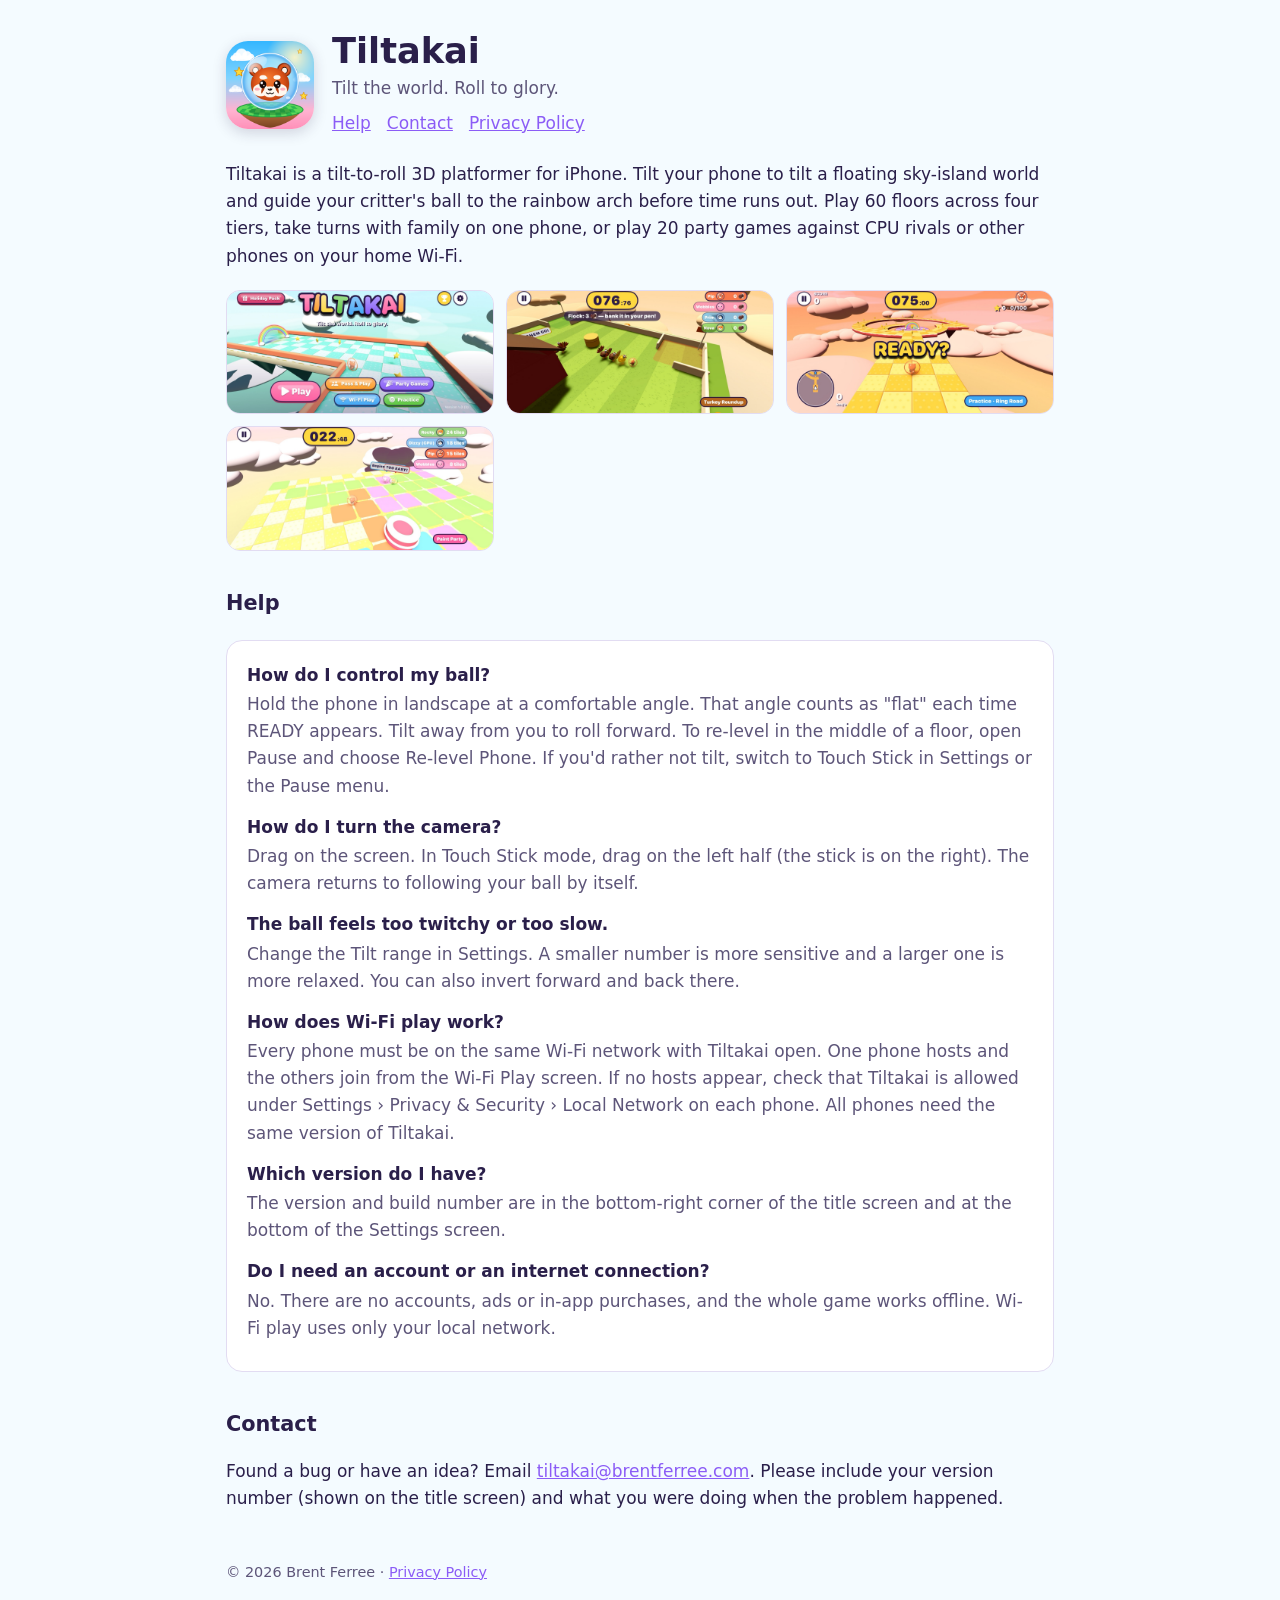
<file: index.html>
<!doctype html>
<html lang="en">
<head>
<meta charset="utf-8">
<meta name="viewport" content="width=device-width, initial-scale=1">
<title>Tiltakai – Support</title>
<meta name="description" content="Tiltakai is a tilt-to-roll 3D platformer and party game for iPhone. Help, FAQ and contact.">
<link rel="icon" href="img/icon.png">
<link rel="stylesheet" href="style.css">
</head>
<body>
<main>
  <header>
    <img src="img/icon.png" alt="Tiltakai app icon">
    <div>
      <h1>Tiltakai</h1>
      <p class="tag">Tilt the world. Roll to glory.</p>
      <nav><a href="#help">Help</a><a href="#contact">Contact</a><a href="privacy/">Privacy Policy</a></nav>
    </div>
  </header>

  <p>Tiltakai is a tilt-to-roll 3D platformer for iPhone. Tilt your phone to tilt a floating sky-island world and guide your critter's ball to the rainbow arch before time runs out. Play 60 floors across four tiers, take turns with family on one phone, or play 20 party games against CPU rivals or other phones on your home Wi-Fi.</p>

  <div class="shots">
    <img src="img/01-title.jpg" alt="Tiltakai title screen">
    <img src="img/02-turkey.jpg" alt="Turkey Roundup party game">
    <img src="img/03-twister.jpg" alt="A Twister floor with a ring road">
    <img src="img/04-paint.jpg" alt="Paint Party game">
  </div>

  <h2 id="help">Help</h2>
  <div class="card">
    <dl>
      <dt>How do I control my ball?</dt>
      <dd>Hold the phone in landscape at a comfortable angle. That angle counts as "flat" each time READY appears. Tilt away from you to roll forward. To re-level in the middle of a floor, open Pause and choose Re-level Phone. If you'd rather not tilt, switch to Touch Stick in Settings or the Pause menu.</dd>
      <dt>How do I turn the camera?</dt>
      <dd>Drag on the screen. In Touch Stick mode, drag on the left half (the stick is on the right). The camera returns to following your ball by itself.</dd>
      <dt>The ball feels too twitchy or too slow.</dt>
      <dd>Change the Tilt range in Settings. A smaller number is more sensitive and a larger one is more relaxed. You can also invert forward and back there.</dd>
      <dt>How does Wi-Fi play work?</dt>
      <dd>Every phone must be on the same Wi-Fi network with Tiltakai open. One phone hosts and the others join from the Wi-Fi Play screen. If no hosts appear, check that Tiltakai is allowed under Settings › Privacy &amp; Security › Local Network on each phone. All phones need the same version of Tiltakai.</dd>
      <dt>Which version do I have?</dt>
      <dd>The version and build number are in the bottom-right corner of the title screen and at the bottom of the Settings screen.</dd>
      <dt>Do I need an account or an internet connection?</dt>
      <dd>No. There are no accounts, ads or in-app purchases, and the whole game works offline. Wi-Fi play uses only your local network.</dd>
    </dl>
  </div>

  <h2 id="contact">Contact</h2>
  <p>Found a bug or have an idea? Email <a href="mailto:tiltakai@brentferree.com?subject=Tiltakai%20support">tiltakai@brentferree.com</a>. Please include your version number (shown on the title screen) and what you were doing when the problem happened.</p>

  <footer>© 2026 Brent Ferree · <a href="privacy/">Privacy Policy</a></footer>
</main>
</body>
</html>
</file>
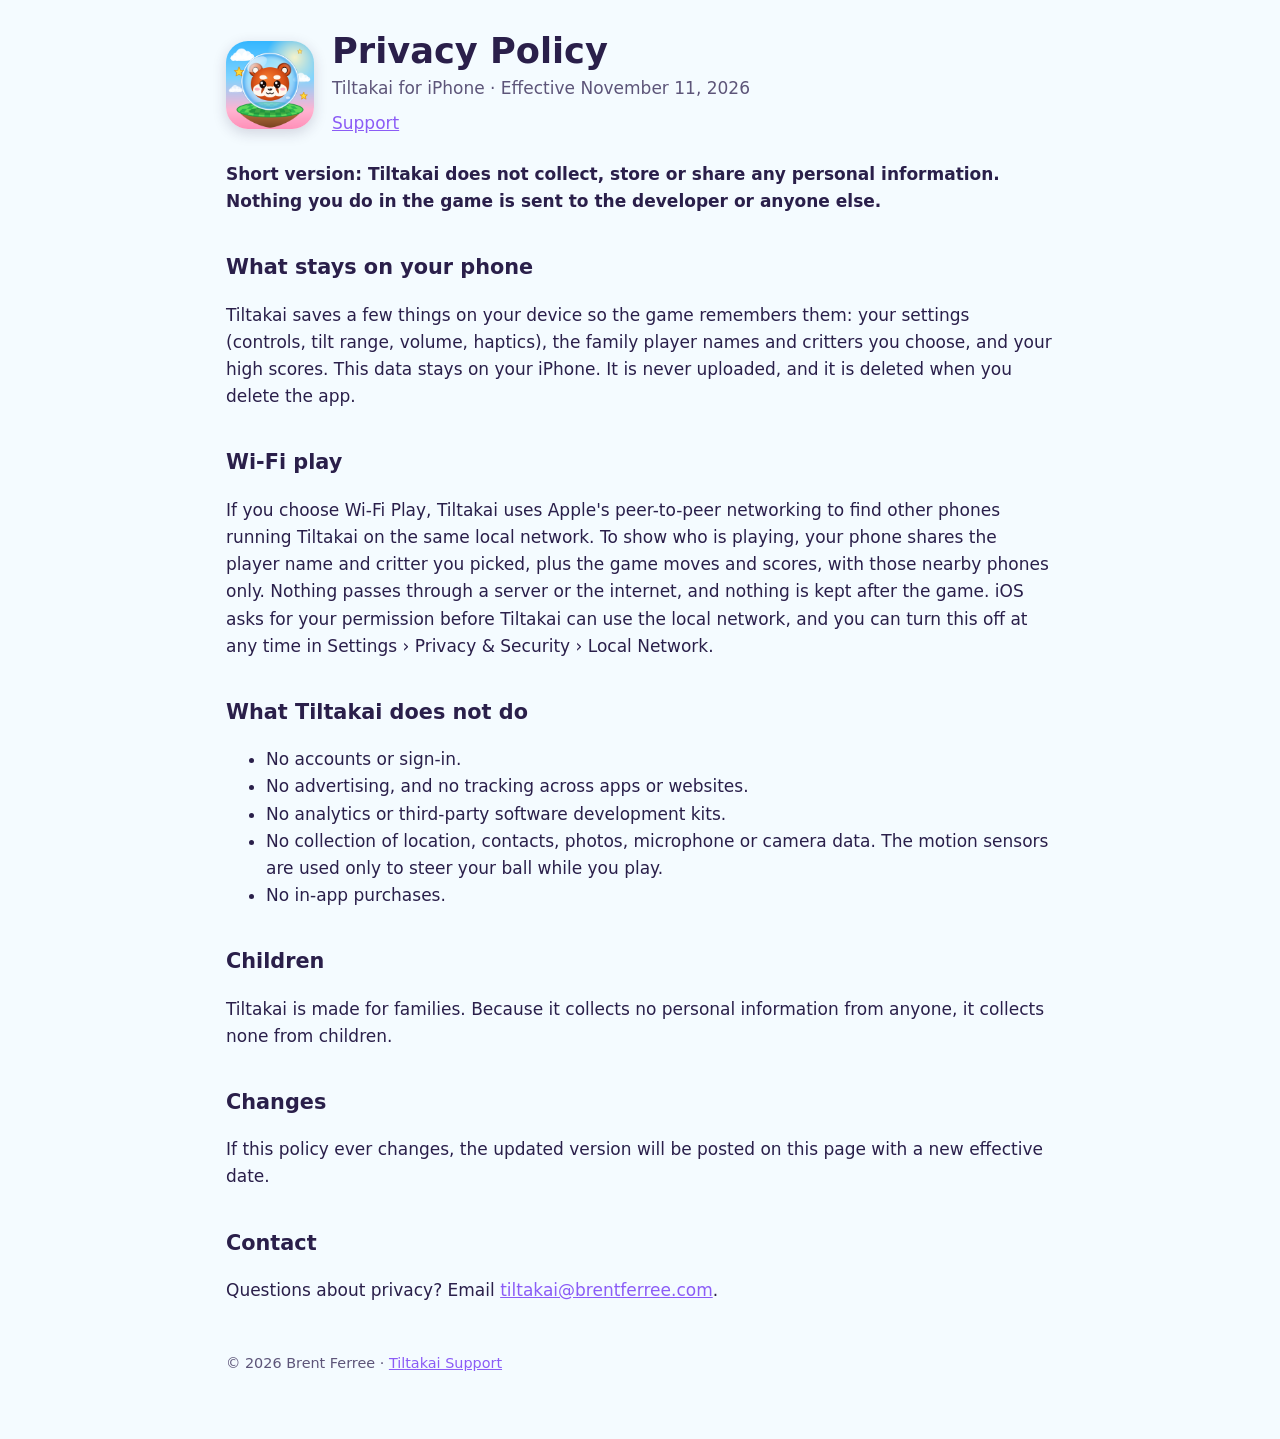
<file: privacy/index.html>
<!doctype html>
<html lang="en">
<head>
<meta charset="utf-8">
<meta name="viewport" content="width=device-width, initial-scale=1">
<title>Tiltakai – Privacy Policy</title>
<meta name="description" content="Privacy policy for the Tiltakai iPhone game.">
<link rel="icon" href="../img/icon.png">
<link rel="stylesheet" href="../style.css">
</head>
<body>
<main>
  <header>
    <img src="../img/icon.png" alt="Tiltakai app icon">
    <div>
      <h1>Privacy Policy</h1>
      <p class="tag">Tiltakai for iPhone · Effective November 11, 2026</p>
      <nav><a href="../">Support</a></nav>
    </div>
  </header>

  <p><strong>Short version: Tiltakai does not collect, store or share any personal information. Nothing you do in the game is sent to the developer or anyone else.</strong></p>

  <h2>What stays on your phone</h2>
  <p>Tiltakai saves a few things on your device so the game remembers them: your settings (controls, tilt range, volume, haptics), the family player names and critters you choose, and your high scores. This data stays on your iPhone. It is never uploaded, and it is deleted when you delete the app.</p>

  <h2>Wi-Fi play</h2>
  <p>If you choose Wi-Fi Play, Tiltakai uses Apple's peer-to-peer networking to find other phones running Tiltakai on the same local network. To show who is playing, your phone shares the player name and critter you picked, plus the game moves and scores, with those nearby phones only. Nothing passes through a server or the internet, and nothing is kept after the game. iOS asks for your permission before Tiltakai can use the local network, and you can turn this off at any time in Settings › Privacy &amp; Security › Local Network.</p>

  <h2>What Tiltakai does not do</h2>
  <ul>
    <li>No accounts or sign-in.</li>
    <li>No advertising, and no tracking across apps or websites.</li>
    <li>No analytics or third-party software development kits.</li>
    <li>No collection of location, contacts, photos, microphone or camera data. The motion sensors are used only to steer your ball while you play.</li>
    <li>No in-app purchases.</li>
  </ul>

  <h2>Children</h2>
  <p>Tiltakai is made for families. Because it collects no personal information from anyone, it collects none from children.</p>

  <h2>Changes</h2>
  <p>If this policy ever changes, the updated version will be posted on this page with a new effective date.</p>

  <h2>Contact</h2>
  <p>Questions about privacy? Email <a href="mailto:tiltakai@brentferree.com?subject=Tiltakai%20privacy">tiltakai@brentferree.com</a>.</p>

  <footer>© 2026 Brent Ferree · <a href="../">Tiltakai Support</a></footer>
</main>
</body>
</html>
</file>
<file: style.css>
:root {
  --bg: #f4fbff;
  --card: #ffffff;
  --ink: #2a1f4a;
  --muted: #5d5579;
  --pink: #ff5fa2;
  --purple: #8b5cf6;
  --line: #e2dcf2;
}
@media (prefers-color-scheme: dark) {
  :root {
    --bg: #17122b;
    --card: #221b3d;
    --ink: #f3efff;
    --muted: #b9b0d6;
    --line: #3a3060;
  }
}
* { box-sizing: border-box; }
body {
  margin: 0;
  background: var(--bg);
  color: var(--ink);
  font: 17px/1.6 ui-rounded, -apple-system, "SF Pro Rounded", "Segoe UI", system-ui, sans-serif;
}
main { max-width: 860px; margin: 0 auto; padding: 32px 16px 64px; }
header { display: flex; align-items: center; gap: 18px; margin-bottom: 24px; }
header img { width: 88px; height: 88px; border-radius: 22px; box-shadow: 0 4px 14px rgba(42, 31, 74, 0.18); }
h1 { font-size: 2.2rem; line-height: 1.1; margin: 0; }
h2 { font-size: 1.3rem; margin: 36px 0 8px; }
.tag { color: var(--muted); margin: 4px 0 0; }
a { color: var(--purple); }
.shots { display: grid; grid-template-columns: repeat(auto-fit, minmax(260px, 1fr)); gap: 12px; margin: 20px 0; }
.shots img { width: 100%; border-radius: 14px; border: 1px solid var(--line); display: block; }
.card { background: var(--card); border: 1px solid var(--line); border-radius: 16px; padding: 4px 20px 12px; margin-top: 20px; }
dt { font-weight: 700; margin-top: 14px; }
dd { margin: 2px 0 0; color: var(--muted); }
footer { margin-top: 48px; color: var(--muted); font-size: 0.9rem; }
nav { margin-top: 8px; }
nav a { margin-right: 16px; }
</file>
